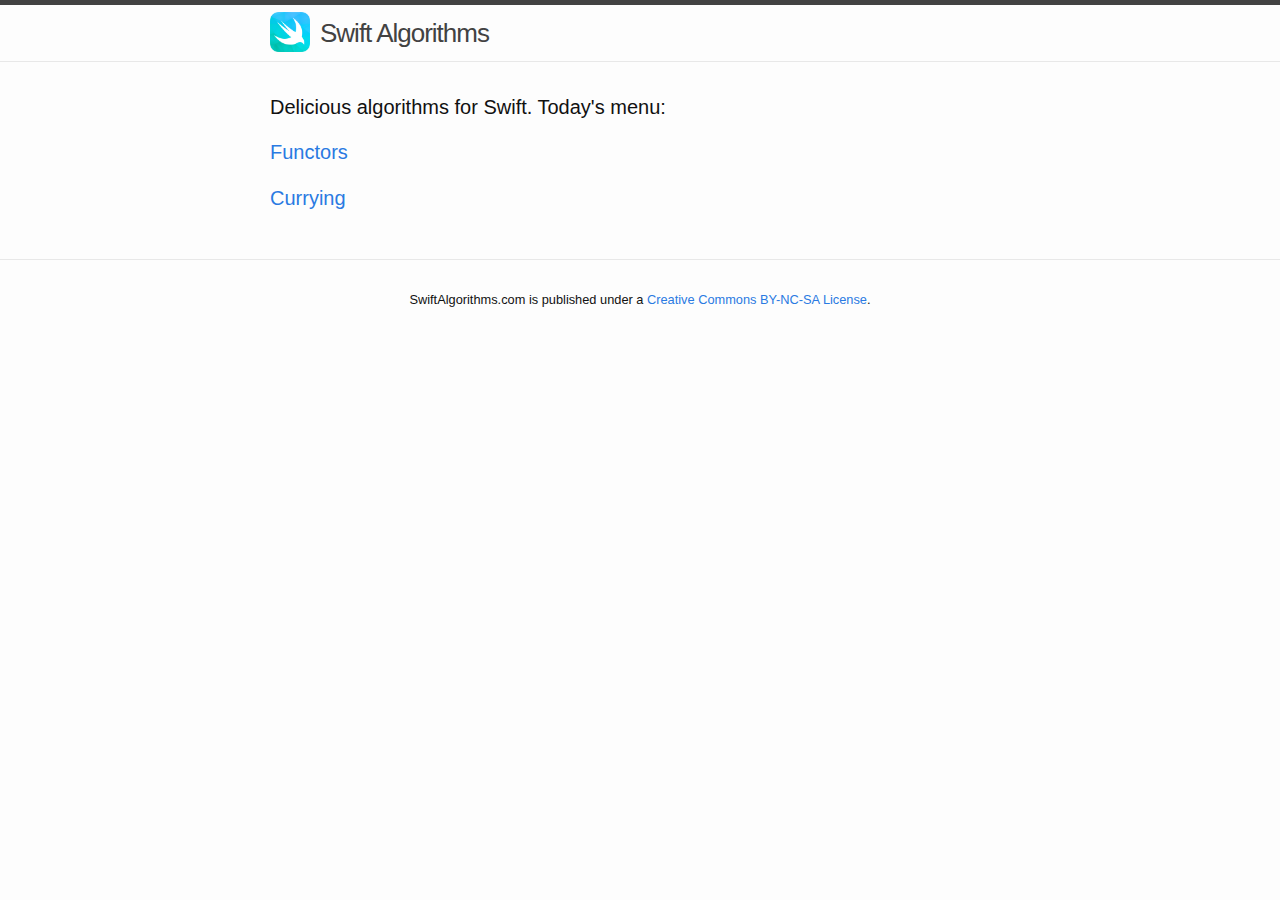
<file: index.html>
<!DOCTYPE html>
<html>

  <head>
  <meta charset="utf-8">
  <meta http-equiv="X-UA-Compatible" content="IE=edge">
  <meta name="viewport" content="width=device-width, initial-scale=1">

  <title>Swift Algorithms</title>
  <meta name="description" content="Delicious algorithms for Swift">

  <link rel="stylesheet" href="/css/main.css">
  <link rel="canonical" href="http://swiftalgorithms.com/">
  <link rel="alternate" type="application/rss+xml" title="Swift Algorithms" href="http://swiftalgorithms.com/feed.xml" />
  <script src="assets/ph.js" type="text/javascript"></script>
</head>


  <body>

    <header class="site-header">

  <div class="wrapper">

    <a class="site-title" href="/"><img src="../assets/logo.png" alt="Swift Algorithms">Swift Algorithms</a>

    <nav class="site-nav">
      <a href="#" class="menu-icon">
        <svg viewBox="0 0 18 15">
          <path fill="#424242" d="M18,1.484c0,0.82-0.665,1.484-1.484,1.484H1.484C0.665,2.969,0,2.304,0,1.484l0,0C0,0.665,0.665,0,1.484,0 h15.031C17.335,0,18,0.665,18,1.484L18,1.484z"/>
          <path fill="#424242" d="M18,7.516C18,8.335,17.335,9,16.516,9H1.484C0.665,9,0,8.335,0,7.516l0,0c0-0.82,0.665-1.484,1.484-1.484 h15.031C17.335,6.031,18,6.696,18,7.516L18,7.516z"/>
          <path fill="#424242" d="M18,13.516C18,14.335,17.335,15,16.516,15H1.484C0.665,15,0,14.335,0,13.516l0,0 c0-0.82,0.665-1.484,1.484-1.484h15.031C17.335,12.031,18,12.696,18,13.516L18,13.516z"/>
        </svg>
      </a>

      <div class="trigger">
        
          
        
          
        
          
        
      </div>
    </nav>

  </div>

</header>


    <div class="page-content">
      <div class="wrapper">
        <div class="home">

  <h1 class="page-heading">Delicious algorithms for Swift. Today's menu:</h1>

  <ul class="post-list">
      <li>
        <h4>
          <a class="post-link" href="/Functors">Functors</a>
        </h4>
      </li>
      <li>
        <h4>
          <a class="post-link" href="/Currying">Currying</a>
        </h4>
      </li>
  </ul>

</div>

      </div>
    </div>

    <footer class="site-footer">

  <div class="wrapper">

    <p class="license">SwiftAlgorithms.com is published under a <a href="http://creativecommons.org/licenses/by-nc-sa/4.0/">Creative Commons BY-NC-SA License</a>.</p>

  </div>

</footer>


  </body>

</html>
</file>
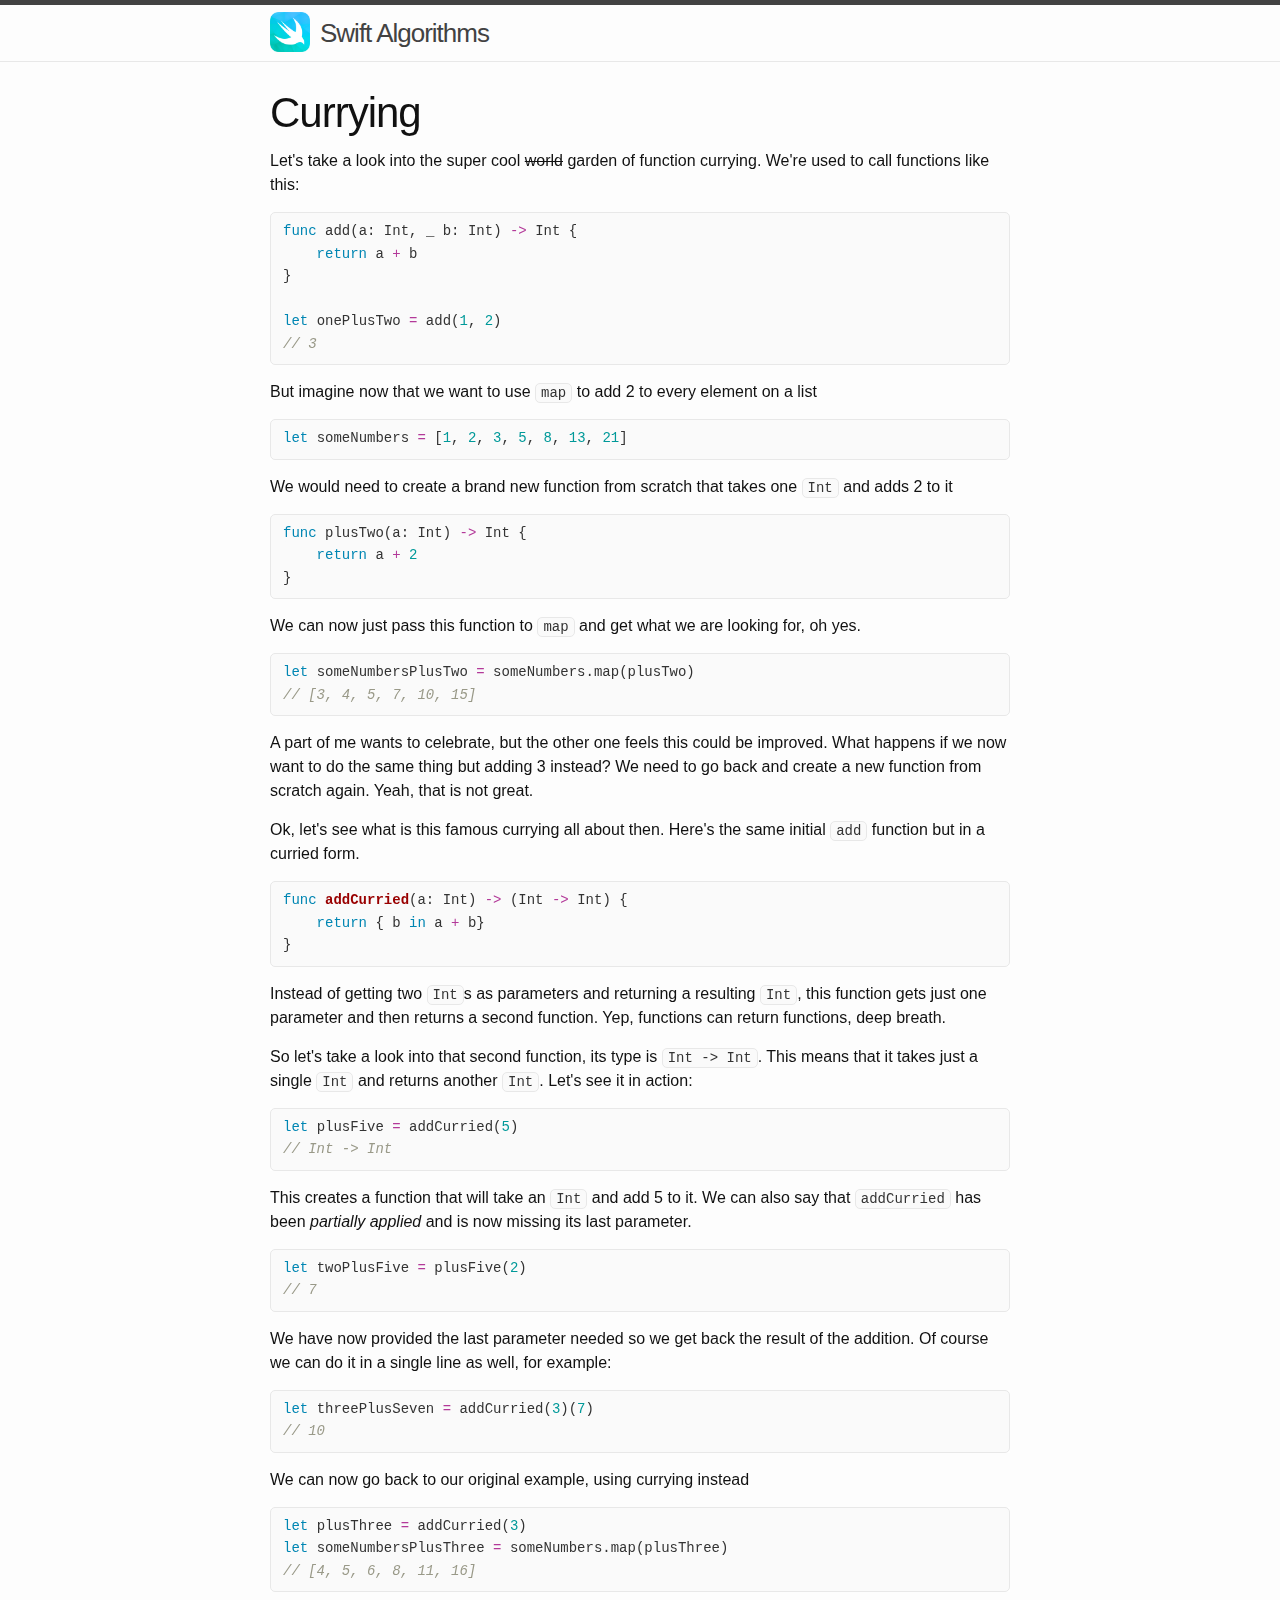
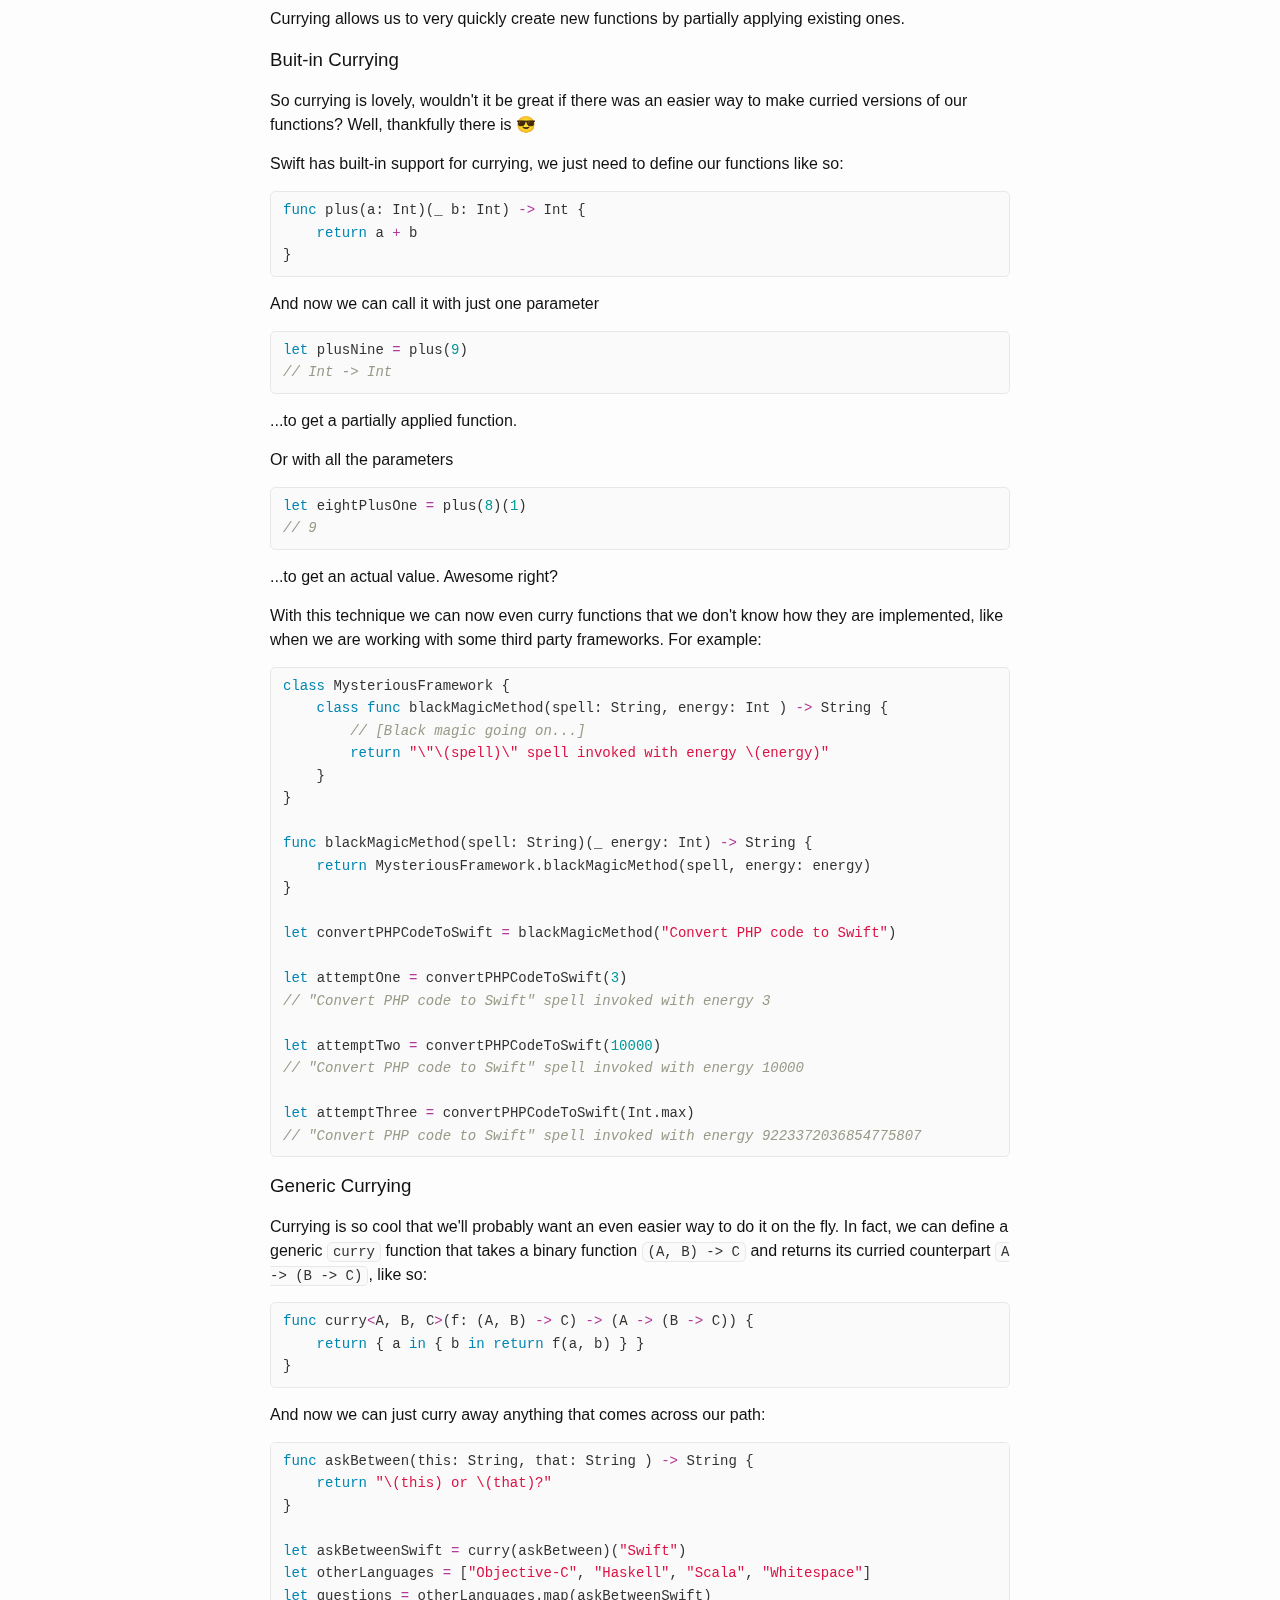
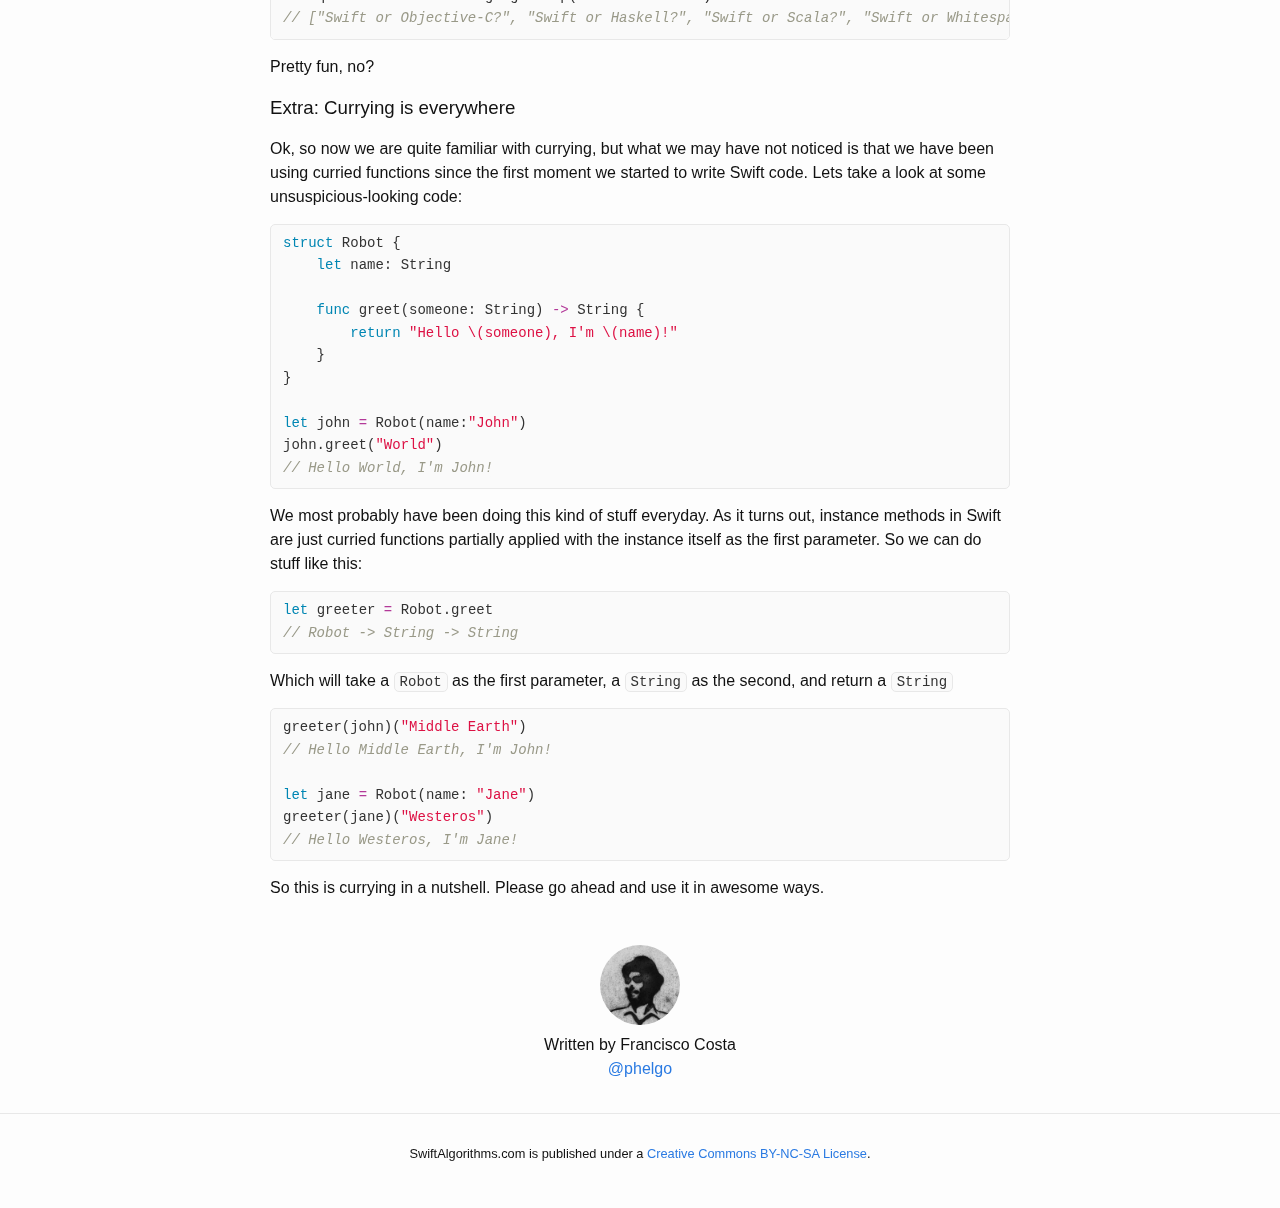
<file: Currying/index.html>
<!DOCTYPE html>
<html>

  <head>
  <meta charset="utf-8">
  <meta http-equiv="X-UA-Compatible" content="IE=edge">
  <meta name="viewport" content="width=device-width, initial-scale=1">

  <title>Currying - Swift Algorithms</title>
  <meta name="description" content="Function currying in Swift">

  <link rel="stylesheet" href="/css/main.css">
  <link rel="canonical" href="http://swiftalgorithms.com/Currying">
  <link rel="alternate" type="application/rss+xml" title="Swift Algorithms" href="http://swiftalgorithms.com/feed.xml" />
  <script src="/assets/ph.js" type="text/javascript"></script>
</head>


  <body>

    <header class="site-header">

  <div class="wrapper">

    <a class="site-title" href="/"><img src="../assets/logo.png" alt="Swift Algorithms">Swift Algorithms</a>

    <nav class="site-nav">
      <a href="#" class="menu-icon">
        <svg viewBox="0 0 18 15">
          <path fill="#424242" d="M18,1.484c0,0.82-0.665,1.484-1.484,1.484H1.484C0.665,2.969,0,2.304,0,1.484l0,0C0,0.665,0.665,0,1.484,0 h15.031C17.335,0,18,0.665,18,1.484L18,1.484z"/>
          <path fill="#424242" d="M18,7.516C18,8.335,17.335,9,16.516,9H1.484C0.665,9,0,8.335,0,7.516l0,0c0-0.82,0.665-1.484,1.484-1.484 h15.031C17.335,6.031,18,6.696,18,7.516L18,7.516z"/>
          <path fill="#424242" d="M18,13.516C18,14.335,17.335,15,16.516,15H1.484C0.665,15,0,14.335,0,13.516l0,0 c0-0.82,0.665-1.484,1.484-1.484h15.031C17.335,12.031,18,12.696,18,13.516L18,13.516z"/>
        </svg>
      </a>

      <div class="trigger">
        
          
        
          
        
      </div>
    </nav>

  </div>

</header>


    <div class="page-content">



      <div class="wrapper">

        <h1 class="post-title">Currying</h1>

        <p>Let&#39;s take a look into the super cool <del>world</del> garden of function currying. We&#39;re used to call functions like this:</p>

<div class="highlight"><pre><code class="language-swift" data-lang="swift"><span class="k">func</span> <span class="n">add</span><span class="p">(</span><span class="nl">a</span><span class="p">:</span> <span class="n">Int</span><span class="p">,</span> <span class="n">_</span> <span class="nl">b</span><span class="p">:</span> <span class="n">Int</span><span class="p">)</span> <span class="o">-&gt;</span> <span class="n">Int</span> <span class="p">{</span>
    <span class="k">return</span> <span class="n">a</span> <span class="o">+</span> <span class="n">b</span>
<span class="p">}</span>

<span class="k">let</span> <span class="n">onePlusTwo</span> <span class="o">=</span> <span class="n">add</span><span class="p">(</span><span class="mi">1</span><span class="p">,</span> <span class="mi">2</span><span class="p">)</span>
<span class="c1">// 3</span></code></pre></div>

<p>But imagine now that we want to use <code>map</code> to add 2 to every element on a list</p>

<div class="highlight"><pre><code class="language-swift" data-lang="swift"><span class="k">let</span> <span class="n">someNumbers</span> <span class="o">=</span> <span class="p">[</span><span class="mi">1</span><span class="p">,</span> <span class="mi">2</span><span class="p">,</span> <span class="mi">3</span><span class="p">,</span> <span class="mi">5</span><span class="p">,</span> <span class="mi">8</span><span class="p">,</span> <span class="mi">13</span><span class="p">,</span> <span class="mi">21</span><span class="p">]</span></code></pre></div>

<p>We would need to create a brand new function from scratch that takes one <code>Int</code> and adds 2 to it</p>

<div class="highlight"><pre><code class="language-swift" data-lang="swift"><span class="k">func</span> <span class="n">plusTwo</span><span class="p">(</span><span class="nl">a</span><span class="p">:</span> <span class="n">Int</span><span class="p">)</span> <span class="o">-&gt;</span> <span class="n">Int</span> <span class="p">{</span>
    <span class="k">return</span> <span class="n">a</span> <span class="o">+</span> <span class="mi">2</span>
<span class="p">}</span></code></pre></div>

<p>We can now just pass this function to <code>map</code> and get what we are looking for, oh yes.</p>

<div class="highlight"><pre><code class="language-swift" data-lang="swift"><span class="k">let</span> <span class="n">someNumbersPlusTwo</span> <span class="o">=</span> <span class="n">someNumbers</span><span class="p">.</span><span class="n">map</span><span class="p">(</span><span class="n">plusTwo</span><span class="p">)</span>
<span class="c1">// [3, 4, 5, 7, 10, 15]</span></code></pre></div>

<p>A part of me wants to celebrate, but the other one feels this could be improved. What happens if we now want to do the same thing but adding 3 instead? We need to go back and create a new function from scratch again. Yeah, that is not great.</p>

<p>Ok, let&#39;s see what is this famous currying all about then. Here&#39;s the same initial <code>add</code> function but in a curried form.</p>

<div class="highlight"><pre><code class="language-swift" data-lang="swift"><span class="k">func</span> <span class="nf">addCurried</span><span class="p">(</span><span class="nl">a</span><span class="p">:</span> <span class="n">Int</span><span class="p">)</span> <span class="o">-&gt;</span> <span class="p">(</span><span class="n">Int</span> <span class="o">-&gt;</span> <span class="n">Int</span><span class="p">)</span> <span class="p">{</span>
    <span class="k">return</span> <span class="p">{</span> <span class="n">b</span> <span class="k">in</span> <span class="n">a</span> <span class="o">+</span> <span class="n">b</span><span class="p">}</span>
<span class="p">}</span></code></pre></div>

<p>Instead of getting two <code>Int</code>s as parameters and returning a resulting <code>Int</code>, this function gets just one parameter and then returns a second function. Yep, functions can return functions, deep breath.</p>

<p>So let&#39;s take a look into that second function, its type is <code>Int -&gt; Int</code>. This means that it takes just a single <code>Int</code> and returns another <code>Int</code>. Let&#39;s see it in action:</p>

<div class="highlight"><pre><code class="language-swift" data-lang="swift"><span class="k">let</span> <span class="n">plusFive</span> <span class="o">=</span> <span class="n">addCurried</span><span class="p">(</span><span class="mi">5</span><span class="p">)</span>
<span class="c1">// Int -&gt; Int</span></code></pre></div>

<p>This creates a function that will take an <code>Int</code> and add 5 to it. We can also say that <code>addCurried</code> has been <em>partially applied</em> and is now missing its last parameter.</p>

<div class="highlight"><pre><code class="language-swift" data-lang="swift"><span class="k">let</span> <span class="n">twoPlusFive</span> <span class="o">=</span> <span class="n">plusFive</span><span class="p">(</span><span class="mi">2</span><span class="p">)</span>
<span class="c1">// 7</span></code></pre></div>

<p>We have now provided the last parameter needed so we get back the result of the addition. Of course we can do it in a single line as well, for example:</p>

<div class="highlight"><pre><code class="language-swift" data-lang="swift"><span class="k">let</span> <span class="n">threePlusSeven</span> <span class="o">=</span> <span class="n">addCurried</span><span class="p">(</span><span class="mi">3</span><span class="p">)(</span><span class="mi">7</span><span class="p">)</span>
<span class="c1">// 10</span></code></pre></div>

<p>We can now go back to our original example, using currying instead</p>

<div class="highlight"><pre><code class="language-swift" data-lang="swift"><span class="k">let</span> <span class="n">plusThree</span> <span class="o">=</span> <span class="n">addCurried</span><span class="p">(</span><span class="mi">3</span><span class="p">)</span>
<span class="k">let</span> <span class="n">someNumbersPlusThree</span> <span class="o">=</span> <span class="n">someNumbers</span><span class="p">.</span><span class="n">map</span><span class="p">(</span><span class="n">plusThree</span><span class="p">)</span>
<span class="c1">// [4, 5, 6, 8, 11, 16]</span></code></pre></div>

<p>Currying allows us to very quickly create new functions by partially applying existing ones.</p>

<h3>Buit-in Currying</h3>

<p>So currying is lovely, wouldn&#39;t it be great if there was an easier way to make curried versions of our functions? Well, thankfully there is 😎</p>

<p>Swift has built-in support for currying, we just need to define our functions like so:</p>

<div class="highlight"><pre><code class="language-swift" data-lang="swift"><span class="k">func</span> <span class="n">plus</span><span class="p">(</span><span class="nl">a</span><span class="p">:</span> <span class="n">Int</span><span class="p">)(</span><span class="n">_</span> <span class="nl">b</span><span class="p">:</span> <span class="n">Int</span><span class="p">)</span> <span class="o">-&gt;</span> <span class="n">Int</span> <span class="p">{</span>
    <span class="k">return</span> <span class="n">a</span> <span class="o">+</span> <span class="n">b</span>
<span class="p">}</span></code></pre></div>

<p>And now we can call it with just one parameter</p>

<div class="highlight"><pre><code class="language-swift" data-lang="swift"><span class="k">let</span> <span class="n">plusNine</span> <span class="o">=</span> <span class="n">plus</span><span class="p">(</span><span class="mi">9</span><span class="p">)</span>
<span class="c1">// Int -&gt; Int</span></code></pre></div>

<p>...to get a partially applied function.</p>

<p>Or with all the parameters</p>

<div class="highlight"><pre><code class="language-swift" data-lang="swift"><span class="k">let</span> <span class="n">eightPlusOne</span> <span class="o">=</span> <span class="n">plus</span><span class="p">(</span><span class="mi">8</span><span class="p">)(</span><span class="mi">1</span><span class="p">)</span>
<span class="c1">// 9</span></code></pre></div>

<p>...to get an actual value. Awesome right?</p>

<p>With this technique we can now even curry functions that we don&#39;t know how they are implemented, like when we are working with some third party frameworks. For example:</p>

<div class="highlight"><pre><code class="language-swift" data-lang="swift"><span class="k">class</span> <span class="n">MysteriousFramework</span> <span class="p">{</span>
    <span class="k">class</span> <span class="k">func</span> <span class="n">blackMagicMethod</span><span class="p">(</span><span class="nl">spell</span><span class="p">:</span> <span class="n">String</span><span class="p">,</span> <span class="nl">energy</span><span class="p">:</span> <span class="n">Int</span> <span class="p">)</span> <span class="o">-&gt;</span> <span class="n">String</span> <span class="p">{</span>
        <span class="c1">// [Black magic going on...]</span>
        <span class="k">return</span> <span class="s">&quot;</span><span class="se">\&quot;</span><span class="s">\(spell)</span><span class="se">\&quot;</span><span class="s"> spell invoked with energy \(energy)&quot;</span>
    <span class="p">}</span>
<span class="p">}</span>

<span class="k">func</span> <span class="n">blackMagicMethod</span><span class="p">(</span><span class="nl">spell</span><span class="p">:</span> <span class="n">String</span><span class="p">)(</span><span class="n">_</span> <span class="nl">energy</span><span class="p">:</span> <span class="n">Int</span><span class="p">)</span> <span class="o">-&gt;</span> <span class="n">String</span> <span class="p">{</span>
    <span class="k">return</span> <span class="n">MysteriousFramework</span><span class="p">.</span><span class="n">blackMagicMethod</span><span class="p">(</span><span class="n">spell</span><span class="p">,</span> <span class="nl">energy</span><span class="p">:</span> <span class="n">energy</span><span class="p">)</span>
<span class="p">}</span>

<span class="k">let</span> <span class="n">convertPHPCodeToSwift</span> <span class="o">=</span> <span class="n">blackMagicMethod</span><span class="p">(</span><span class="s">&quot;Convert PHP code to Swift&quot;</span><span class="p">)</span>

<span class="k">let</span> <span class="n">attemptOne</span> <span class="o">=</span> <span class="n">convertPHPCodeToSwift</span><span class="p">(</span><span class="mi">3</span><span class="p">)</span>
<span class="c1">// &quot;Convert PHP code to Swift&quot; spell invoked with energy 3</span>

<span class="k">let</span> <span class="n">attemptTwo</span> <span class="o">=</span> <span class="n">convertPHPCodeToSwift</span><span class="p">(</span><span class="mi">10000</span><span class="p">)</span>
<span class="c1">// &quot;Convert PHP code to Swift&quot; spell invoked with energy 10000</span>

<span class="k">let</span> <span class="n">attemptThree</span> <span class="o">=</span> <span class="n">convertPHPCodeToSwift</span><span class="p">(</span><span class="n">Int</span><span class="p">.</span><span class="n">max</span><span class="p">)</span>
<span class="c1">// &quot;Convert PHP code to Swift&quot; spell invoked with energy 9223372036854775807</span></code></pre></div>

<h3>Generic Currying</h3>

<p>Currying is so cool that we&#39;ll probably want an even easier way to do it on the fly. In fact, we can define a generic <code>curry</code> function that takes a binary function <code>(A, B) -&gt; C</code> and returns its curried counterpart <code>A -&gt; (B -&gt; C)</code>, like so:</p>

<div class="highlight"><pre><code class="language-swift" data-lang="swift"><span class="k">func</span> <span class="n">curry</span><span class="o">&lt;</span><span class="n">A</span><span class="p">,</span> <span class="n">B</span><span class="p">,</span> <span class="n">C</span><span class="o">&gt;</span><span class="p">(</span><span class="nl">f</span><span class="p">:</span> <span class="p">(</span><span class="n">A</span><span class="p">,</span> <span class="n">B</span><span class="p">)</span> <span class="o">-&gt;</span> <span class="n">C</span><span class="p">)</span> <span class="o">-&gt;</span> <span class="p">(</span><span class="n">A</span> <span class="o">-&gt;</span> <span class="p">(</span><span class="n">B</span> <span class="o">-&gt;</span> <span class="n">C</span><span class="p">))</span> <span class="p">{</span>
    <span class="k">return</span> <span class="p">{</span> <span class="n">a</span> <span class="k">in</span> <span class="p">{</span> <span class="n">b</span> <span class="k">in</span> <span class="k">return</span> <span class="n">f</span><span class="p">(</span><span class="n">a</span><span class="p">,</span> <span class="n">b</span><span class="p">)</span> <span class="p">}</span> <span class="p">}</span>
<span class="p">}</span></code></pre></div>

<p>And now we can just curry away anything that comes across our path:</p>

<div class="highlight"><pre><code class="language-swift" data-lang="swift"><span class="k">func</span> <span class="n">askBetween</span><span class="p">(</span><span class="nl">this</span><span class="p">:</span> <span class="n">String</span><span class="p">,</span> <span class="nl">that</span><span class="p">:</span> <span class="n">String</span> <span class="p">)</span> <span class="o">-&gt;</span> <span class="n">String</span> <span class="p">{</span>
    <span class="k">return</span> <span class="s">&quot;\(this) or \(that)?&quot;</span>
<span class="p">}</span>

<span class="k">let</span> <span class="n">askBetweenSwift</span> <span class="o">=</span> <span class="n">curry</span><span class="p">(</span><span class="n">askBetween</span><span class="p">)(</span><span class="s">&quot;Swift&quot;</span><span class="p">)</span>
<span class="k">let</span> <span class="n">otherLanguages</span> <span class="o">=</span> <span class="p">[</span><span class="s">&quot;Objective-C&quot;</span><span class="p">,</span> <span class="s">&quot;Haskell&quot;</span><span class="p">,</span> <span class="s">&quot;Scala&quot;</span><span class="p">,</span> <span class="s">&quot;Whitespace&quot;</span><span class="p">]</span>
<span class="k">let</span> <span class="n">questions</span> <span class="o">=</span> <span class="n">otherLanguages</span><span class="p">.</span><span class="n">map</span><span class="p">(</span><span class="n">askBetweenSwift</span><span class="p">)</span>
<span class="c1">// [&quot;Swift or Objective-C?&quot;, &quot;Swift or Haskell?&quot;, &quot;Swift or Scala?&quot;, &quot;Swift or Whitespace?&quot;]</span></code></pre></div>

<p>Pretty fun, no?</p>

<h3>Extra: Currying is everywhere</h3>

<p>Ok, so now we are quite familiar with currying, but what we may have not noticed is that we have been using curried functions since the first moment we started to write Swift code. Lets take a look at some unsuspicious-looking code:</p>

<div class="highlight"><pre><code class="language-swift" data-lang="swift"><span class="k">struct</span> <span class="n">Robot</span> <span class="p">{</span>
    <span class="k">let</span> <span class="nl">name</span><span class="p">:</span> <span class="n">String</span>
    
    <span class="k">func</span> <span class="n">greet</span><span class="p">(</span><span class="nl">someone</span><span class="p">:</span> <span class="n">String</span><span class="p">)</span> <span class="o">-&gt;</span> <span class="n">String</span> <span class="p">{</span>
        <span class="k">return</span> <span class="s">&quot;Hello \(someone), I&#39;m \(name)!&quot;</span>
    <span class="p">}</span>
<span class="p">}</span>

<span class="k">let</span> <span class="n">john</span> <span class="o">=</span> <span class="n">Robot</span><span class="p">(</span><span class="nl">name</span><span class="p">:</span><span class="s">&quot;John&quot;</span><span class="p">)</span>
<span class="n">john</span><span class="p">.</span><span class="n">greet</span><span class="p">(</span><span class="s">&quot;World&quot;</span><span class="p">)</span>
<span class="c1">// Hello World, I&#39;m John!</span></code></pre></div>

<p>We most probably have been doing this kind of stuff everyday. As it turns out, instance methods in Swift are just curried functions partially applied with the instance itself as the first parameter. So we can do stuff like this:</p>

<div class="highlight"><pre><code class="language-swift" data-lang="swift"><span class="k">let</span> <span class="n">greeter</span> <span class="o">=</span> <span class="n">Robot</span><span class="p">.</span><span class="n">greet</span>
<span class="c1">// Robot -&gt; String -&gt; String</span></code></pre></div>

<p>Which will take a <code>Robot</code> as the first parameter, a <code>String</code> as the second, and return a <code>String</code></p>

<div class="highlight"><pre><code class="language-swift" data-lang="swift"><span class="n">greeter</span><span class="p">(</span><span class="n">john</span><span class="p">)(</span><span class="s">&quot;Middle Earth&quot;</span><span class="p">)</span>
<span class="c1">// Hello Middle Earth, I&#39;m John!</span>

<span class="k">let</span> <span class="n">jane</span> <span class="o">=</span> <span class="n">Robot</span><span class="p">(</span><span class="nl">name</span><span class="p">:</span> <span class="s">&quot;Jane&quot;</span><span class="p">)</span>
<span class="n">greeter</span><span class="p">(</span><span class="n">jane</span><span class="p">)(</span><span class="s">&quot;Westeros&quot;</span><span class="p">)</span>
<span class="c1">// Hello Westeros, I&#39;m Jane!</span></code></pre></div>

<p>So this is currying in a nutshell. Please go ahead and use it in awesome ways.</p>

      </div>
    </div>

    <div class="author">
  <div class="author-image">
  	<img src="../assets/phelgo.jpg" alt="phelgo">
  </div>
  <div class="author-content">
  	<p class="author-name" >Written by Francisco Costa<br><a href="https://twitter.com/phelgo">@phelgo</a></p>
  </div>
</div>


    <footer class="site-footer">

  <div class="wrapper">

    <p class="license">SwiftAlgorithms.com is published under a <a href="http://creativecommons.org/licenses/by-nc-sa/4.0/">Creative Commons BY-NC-SA License</a>.</p>

  </div>

</footer>


  </body>

</html>
</file>
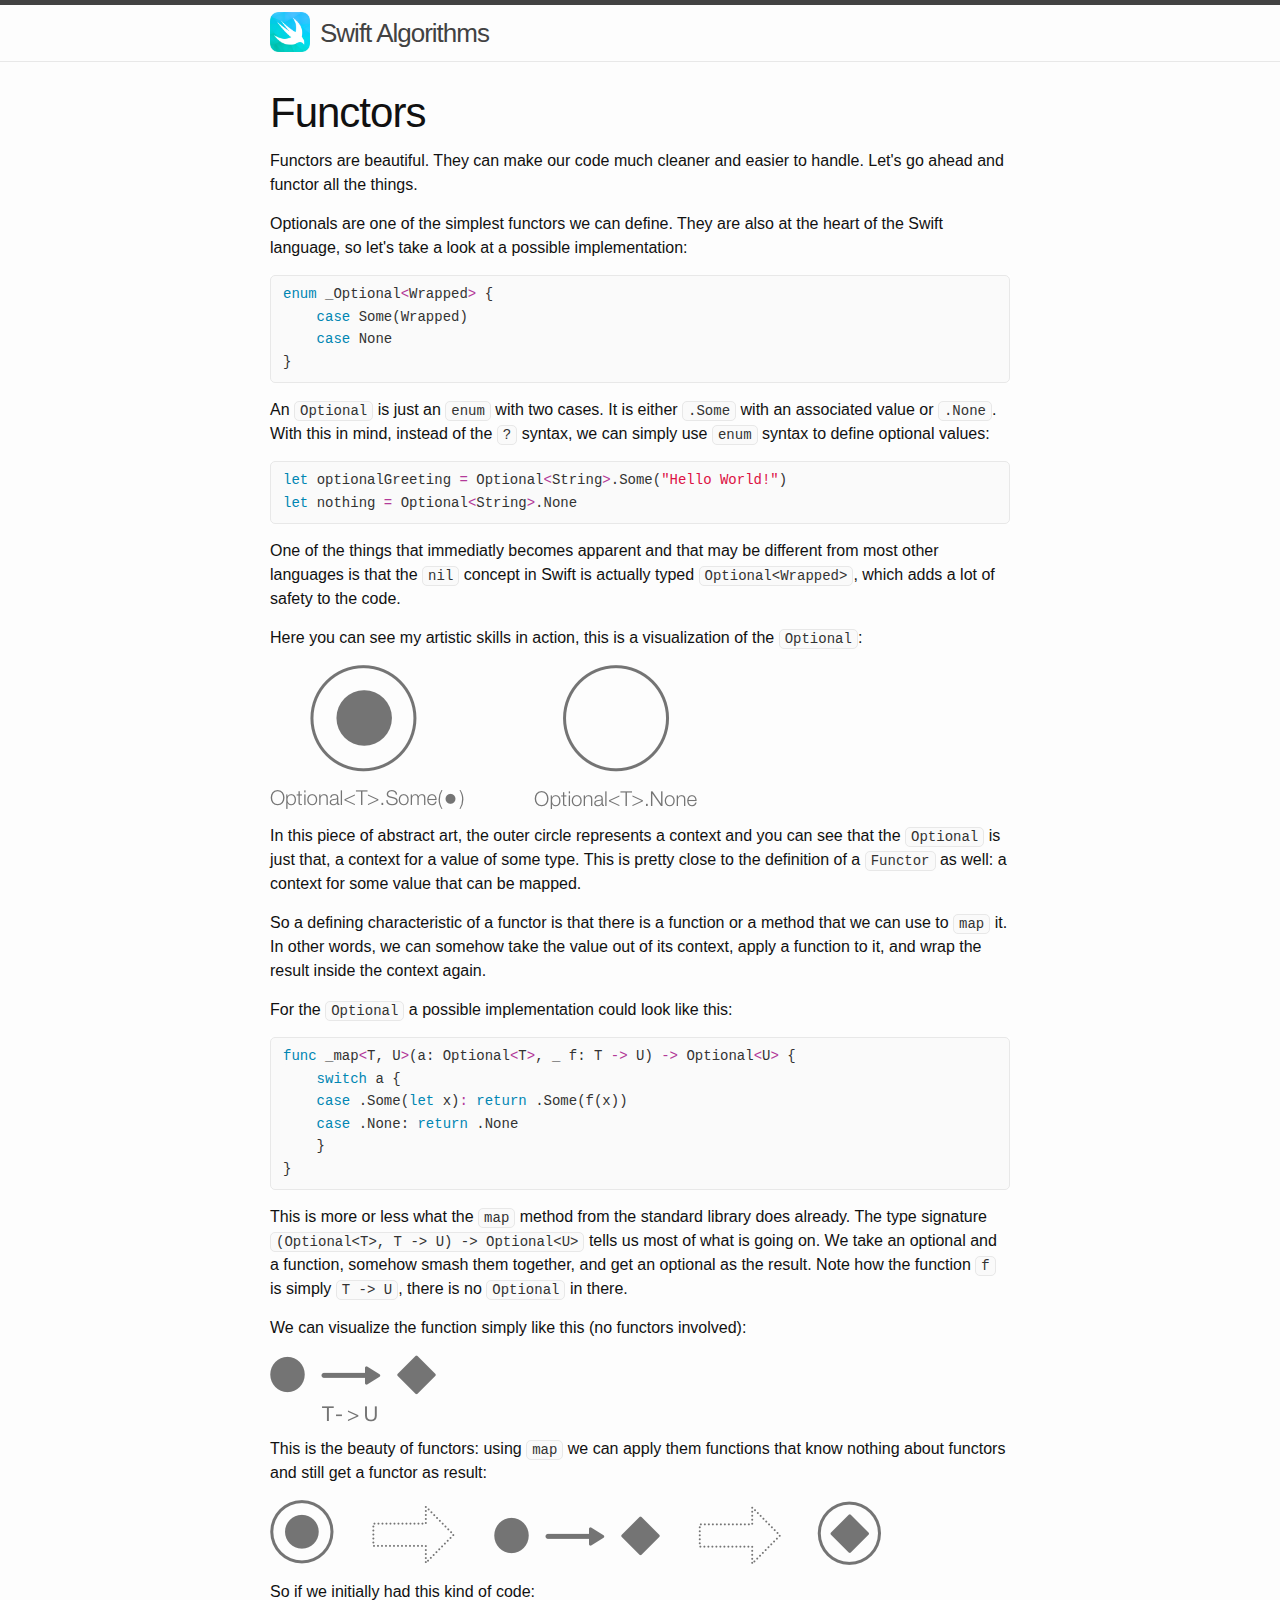
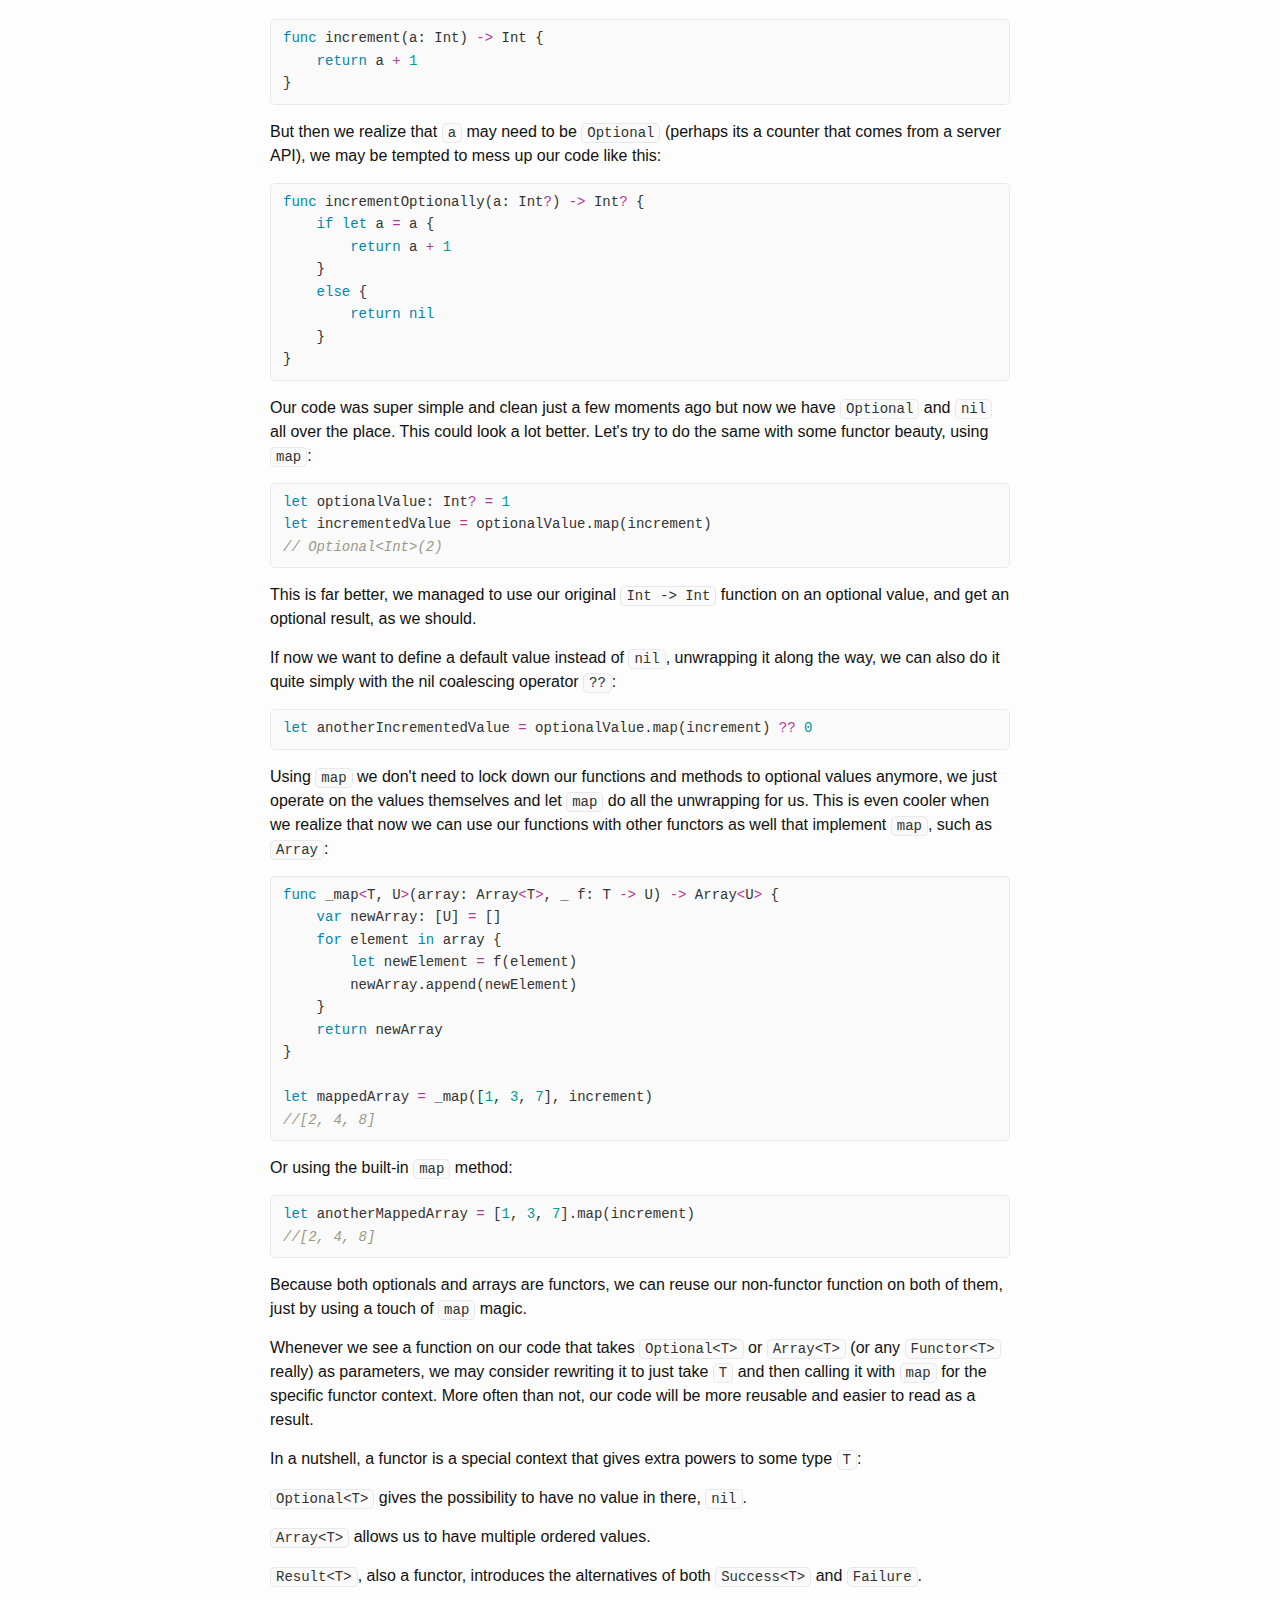
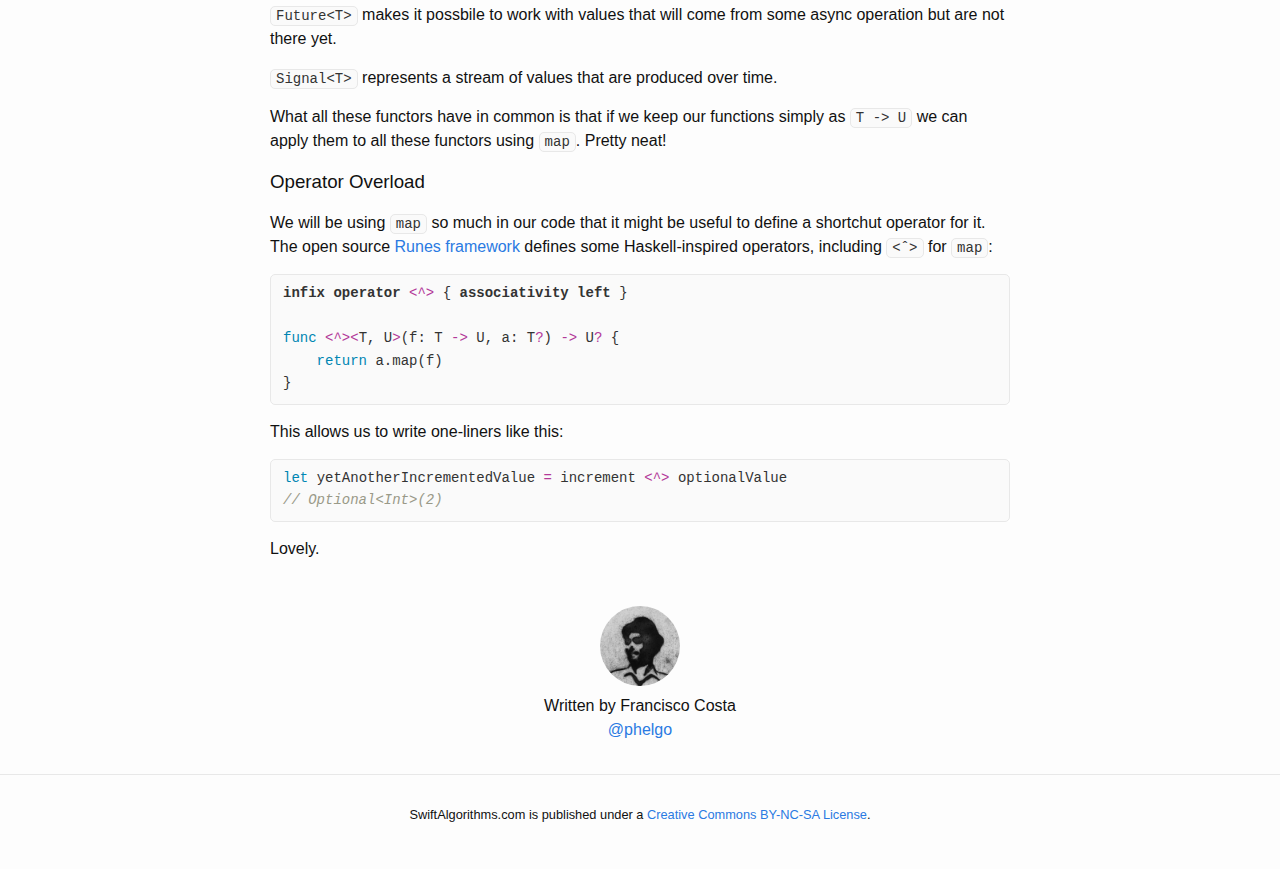
<file: Functors/index.html>
<!DOCTYPE html>
<html>

  <head>
  <meta charset="utf-8">
  <meta http-equiv="X-UA-Compatible" content="IE=edge">
  <meta name="viewport" content="width=device-width, initial-scale=1">

  <title>Functors - Swift Algorithms</title>
  <meta name="description" content="Functors in Swift">

  <link rel="stylesheet" href="/css/main.css">
  <link rel="canonical" href="http://swiftalgorithms.com/Functors">
  <link rel="alternate" type="application/rss+xml" title="Swift Algorithms" href="http://swiftalgorithms.com/feed.xml" />
  <script src="/assets/ph.js" type="text/javascript"></script>
</head>


  <body>

    <header class="site-header">

  <div class="wrapper">

    <a class="site-title" href="/"><img src="../assets/logo.png" alt="Swift Algorithms">Swift Algorithms</a>

    <nav class="site-nav">
      <a href="#" class="menu-icon">
        <svg viewBox="0 0 18 15">
          <path fill="#424242" d="M18,1.484c0,0.82-0.665,1.484-1.484,1.484H1.484C0.665,2.969,0,2.304,0,1.484l0,0C0,0.665,0.665,0,1.484,0 h15.031C17.335,0,18,0.665,18,1.484L18,1.484z"/>
          <path fill="#424242" d="M18,7.516C18,8.335,17.335,9,16.516,9H1.484C0.665,9,0,8.335,0,7.516l0,0c0-0.82,0.665-1.484,1.484-1.484 h15.031C17.335,6.031,18,6.696,18,7.516L18,7.516z"/>
          <path fill="#424242" d="M18,13.516C18,14.335,17.335,15,16.516,15H1.484C0.665,15,0,14.335,0,13.516l0,0 c0-0.82,0.665-1.484,1.484-1.484h15.031C17.335,12.031,18,12.696,18,13.516L18,13.516z"/>
        </svg>
      </a>

      <div class="trigger">
        
          
        
          
        
          
        
      </div>
    </nav>

  </div>

</header>


    <div class="page-content">



      <div class="wrapper">

        <h1 class="post-title">Functors</h1>

        <p>Functors are beautiful. They can make our code much cleaner and easier to handle. Let&#39;s go ahead and functor all the things.</p>

<p>Optionals are one of the simplest functors we can define. They are also at the heart of the Swift language, so let&#39;s take a look at a possible implementation:</p>

<div class="highlight"><pre><code class="language-swift" data-lang="swift"><span class="k">enum</span> <span class="n">_Optional</span><span class="o">&lt;</span><span class="n">Wrapped</span><span class="o">&gt;</span> <span class="p">{</span>
    <span class="k">case</span> <span class="n">Some</span><span class="p">(</span><span class="n">Wrapped</span><span class="p">)</span>
    <span class="k">case</span> <span class="n">None</span>
<span class="p">}</span></code></pre></div>

<p>An <code>Optional</code> is just an <code>enum</code> with two cases. It is either <code>.Some</code> with an associated value or <code>.None</code>. With this in mind, instead of the <code>?</code> syntax, we can simply use <code>enum</code> syntax to define optional values:</p>

<div class="highlight"><pre><code class="language-swift" data-lang="swift"><span class="k">let</span> <span class="n">optionalGreeting</span> <span class="o">=</span> <span class="n">Optional</span><span class="o">&lt;</span><span class="n">String</span><span class="o">&gt;</span><span class="p">.</span><span class="n">Some</span><span class="p">(</span><span class="s">&quot;Hello World!&quot;</span><span class="p">)</span>
<span class="k">let</span> <span class="n">nothing</span> <span class="o">=</span> <span class="n">Optional</span><span class="o">&lt;</span><span class="n">String</span><span class="o">&gt;</span><span class="p">.</span><span class="n">None</span></code></pre></div>

<p>One of the things that immediatly becomes apparent and that may be different from most other languages is that the <code>nil</code> concept in Swift is actually typed <code>Optional&lt;Wrapped&gt;</code>, which adds a lot of safety to the code.</p>

<p>Here you can see my artistic skills in action, this is a visualization of the <code>Optional</code>:</p>

<p><img src="../assets/functors01.png" alt="Optional"></p>

<p>In this piece of abstract art, the outer circle represents a context and you can see that the <code>Optional</code> is just that, a context for a value of some type. This is pretty close to the definition of a <code>Functor</code> as well: a context for some value that can be mapped.</p>

<p>So a defining characteristic of a functor is that there is a function or a method that we can use to <code>map</code> it. In other words, we can somehow take the value out of its context, apply a function to it, and wrap the result inside the context again.</p>

<p>For the <code>Optional</code> a possible implementation could look like this:</p>

<div class="highlight"><pre><code class="language-swift" data-lang="swift"><span class="k">func</span> <span class="n">_map</span><span class="o">&lt;</span><span class="n">T</span><span class="p">,</span> <span class="n">U</span><span class="o">&gt;</span><span class="p">(</span><span class="nl">a</span><span class="p">:</span> <span class="n">Optional</span><span class="o">&lt;</span><span class="n">T</span><span class="o">&gt;</span><span class="p">,</span> <span class="n">_</span> <span class="nl">f</span><span class="p">:</span> <span class="n">T</span> <span class="o">-&gt;</span> <span class="n">U</span><span class="p">)</span> <span class="o">-&gt;</span> <span class="n">Optional</span><span class="o">&lt;</span><span class="n">U</span><span class="o">&gt;</span> <span class="p">{</span>
    <span class="k">switch</span> <span class="n">a</span> <span class="p">{</span>
    <span class="k">case</span> <span class="p">.</span><span class="n">Some</span><span class="p">(</span><span class="k">let</span> <span class="n">x</span><span class="p">)</span><span class="o">:</span> <span class="k">return</span> <span class="p">.</span><span class="n">Some</span><span class="p">(</span><span class="n">f</span><span class="p">(</span><span class="n">x</span><span class="p">))</span>
    <span class="k">case</span> <span class="p">.</span><span class="nl">None</span><span class="p">:</span> <span class="k">return</span> <span class="p">.</span><span class="n">None</span>
    <span class="p">}</span>
<span class="p">}</span></code></pre></div>

<p>This is more or less what the <code>map</code> method from the standard library does already. The type signature <code>(Optional&lt;T&gt;, T -&gt; U) -&gt; Optional&lt;U&gt;</code> tells us most of what is going on. We take an optional and a function, somehow smash them together, and get an optional as the result. Note how the function <code>f</code> is simply <code>T -&gt; U</code>, there is no <code>Optional</code> in there.</p>

<p>We can visualize the function simply like this (no functors involved):</p>

<p><img src="../assets/functors02.png" alt="Optional"></p>

<p>This is the beauty of functors: using <code>map</code> we can apply them functions that know nothing about functors and still get a functor as result:</p>

<p><img src="../assets/functors03.png" alt="Optional"></p>

<p>So if we initially had this kind of code:</p>

<div class="highlight"><pre><code class="language-swift" data-lang="swift"><span class="k">func</span> <span class="n">increment</span><span class="p">(</span><span class="nl">a</span><span class="p">:</span> <span class="n">Int</span><span class="p">)</span> <span class="o">-&gt;</span> <span class="n">Int</span> <span class="p">{</span>
    <span class="k">return</span> <span class="n">a</span> <span class="o">+</span> <span class="mi">1</span>
<span class="p">}</span></code></pre></div>

<p>But then we realize that <code>a</code> may need to be <code>Optional</code> (perhaps its a counter that comes from a server API), we may be tempted to mess up our code like this:</p>

<div class="highlight"><pre><code class="language-swift" data-lang="swift"><span class="k">func</span> <span class="n">incrementOptionally</span><span class="p">(</span><span class="nl">a</span><span class="p">:</span> <span class="n">Int</span><span class="o">?</span><span class="p">)</span> <span class="o">-&gt;</span> <span class="n">Int</span><span class="o">?</span> <span class="p">{</span>
    <span class="k">if</span> <span class="k">let</span> <span class="n">a</span> <span class="o">=</span> <span class="n">a</span> <span class="p">{</span>
        <span class="k">return</span> <span class="n">a</span> <span class="o">+</span> <span class="mi">1</span>
    <span class="p">}</span>
    <span class="k">else</span> <span class="p">{</span>
        <span class="k">return</span> <span class="nb">nil</span>
    <span class="p">}</span>
<span class="p">}</span></code></pre></div>

<p>Our code was super simple and clean just a few moments ago but now we have <code>Optional</code> and <code>nil</code> all over the place. This could look a lot better. Let&#39;s try to do the same with some functor beauty, using <code>map</code>:</p>

<div class="highlight"><pre><code class="language-swift" data-lang="swift"><span class="k">let</span> <span class="nl">optionalValue</span><span class="p">:</span> <span class="n">Int</span><span class="o">?</span> <span class="o">=</span> <span class="mi">1</span>
<span class="k">let</span> <span class="n">incrementedValue</span> <span class="o">=</span> <span class="n">optionalValue</span><span class="p">.</span><span class="n">map</span><span class="p">(</span><span class="n">increment</span><span class="p">)</span>
<span class="c1">// Optional&lt;Int&gt;(2)</span></code></pre></div>

<p>This is far better, we managed to use our original <code>Int -&gt; Int</code> function on an optional value, and get an optional result, as we should.</p>

<p>If now we want to define a default value instead of <code>nil</code>, unwrapping it along the way, we can also do it quite simply with the nil coalescing operator <code>??</code>:</p>

<div class="highlight"><pre><code class="language-swift" data-lang="swift"><span class="k">let</span> <span class="n">anotherIncrementedValue</span> <span class="o">=</span> <span class="n">optionalValue</span><span class="p">.</span><span class="n">map</span><span class="p">(</span><span class="n">increment</span><span class="p">)</span> <span class="o">??</span> <span class="mi">0</span></code></pre></div>

<p>Using <code>map</code> we don&#39;t need to lock down our functions and methods to optional values anymore, we just operate on the values themselves and let <code>map</code> do all the unwrapping for us. This is even cooler when we realize that now we can use our functions with other functors as well that implement <code>map</code>, such as <code>Array</code>:</p>

<div class="highlight"><pre><code class="language-swift" data-lang="swift"><span class="k">func</span> <span class="n">_map</span><span class="o">&lt;</span><span class="n">T</span><span class="p">,</span> <span class="n">U</span><span class="o">&gt;</span><span class="p">(</span><span class="nl">array</span><span class="p">:</span> <span class="n">Array</span><span class="o">&lt;</span><span class="n">T</span><span class="o">&gt;</span><span class="p">,</span> <span class="n">_</span> <span class="nl">f</span><span class="p">:</span> <span class="n">T</span> <span class="o">-&gt;</span> <span class="n">U</span><span class="p">)</span> <span class="o">-&gt;</span> <span class="n">Array</span><span class="o">&lt;</span><span class="n">U</span><span class="o">&gt;</span> <span class="p">{</span>
    <span class="k">var</span> <span class="nl">newArray</span><span class="p">:</span> <span class="p">[</span><span class="n">U</span><span class="p">]</span> <span class="o">=</span> <span class="p">[]</span>
    <span class="k">for</span> <span class="n">element</span> <span class="k">in</span> <span class="n">array</span> <span class="p">{</span>
        <span class="k">let</span> <span class="n">newElement</span> <span class="o">=</span> <span class="n">f</span><span class="p">(</span><span class="n">element</span><span class="p">)</span>
        <span class="n">newArray</span><span class="p">.</span><span class="n">append</span><span class="p">(</span><span class="n">newElement</span><span class="p">)</span>
    <span class="p">}</span>
    <span class="k">return</span> <span class="n">newArray</span>
<span class="p">}</span>

<span class="k">let</span> <span class="n">mappedArray</span> <span class="o">=</span> <span class="n">_map</span><span class="p">([</span><span class="mi">1</span><span class="p">,</span> <span class="mi">3</span><span class="p">,</span> <span class="mi">7</span><span class="p">],</span> <span class="n">increment</span><span class="p">)</span>
<span class="c1">//[2, 4, 8]</span></code></pre></div>

<p>Or using the built-in <code>map</code> method:</p>

<div class="highlight"><pre><code class="language-swift" data-lang="swift"><span class="k">let</span> <span class="n">anotherMappedArray</span> <span class="o">=</span> <span class="p">[</span><span class="mi">1</span><span class="p">,</span> <span class="mi">3</span><span class="p">,</span> <span class="mi">7</span><span class="p">].</span><span class="n">map</span><span class="p">(</span><span class="n">increment</span><span class="p">)</span>
<span class="c1">//[2, 4, 8]</span></code></pre></div>

<p>Because both optionals and arrays are functors, we can reuse our non-functor function on both of them, just by using a touch of <code>map</code> magic.</p>

<p>Whenever we see a function on our code that takes <code>Optional&lt;T&gt;</code> or <code>Array&lt;T&gt;</code> (or any <code>Functor&lt;T&gt;</code> really) as parameters, we may consider rewriting it to just take <code>T</code> and then calling it with <code>map</code> for the specific functor context. More often than not, our code will be more reusable and easier to read as a result.</p>

<p>In a nutshell, a functor is a special context that gives extra powers to some type <code>T</code>:</p>

<p><code>Optional&lt;T&gt;</code> gives the possibility to have no value in there, <code>nil</code>.</p>

<p><code>Array&lt;T&gt;</code> allows us to have multiple ordered values.</p>

<p><code>Result&lt;T&gt;</code>, also a functor, introduces the alternatives of both <code>Success&lt;T&gt;</code> and <code>Failure</code>.</p>

<p><code>Future&lt;T&gt;</code> makes it possbile to work with values that will come from some async operation but are not there yet.</p>

<p><code>Signal&lt;T&gt;</code> represents a stream of values that are produced over time.</p>

<p>What all these functors have in common is that if we keep our functions simply as <code>T -&gt; U</code> we can apply them to all these functors using <code>map</code>. Pretty neat!</p>

<h3>Operator Overload</h3>

<p>We will be using <code>map</code> so much in our code that it might be useful to define a shortchut operator for it. The open source <a href="https://github.com/thoughtbot/runes">Runes framework</a> defines some Haskell-inspired operators, including <code>&lt;ˆ&gt;</code> for <code>map</code>:</p>

<div class="highlight"><pre><code class="language-swift" data-lang="swift"><span class="kr">infix</span> <span class="kr">operator</span> <span class="o">&lt;^&gt;</span> <span class="p">{</span> <span class="kr">associativity</span> <span class="kr">left</span> <span class="p">}</span>

<span class="k">func</span> <span class="o">&lt;^&gt;&lt;</span><span class="n">T</span><span class="p">,</span> <span class="n">U</span><span class="o">&gt;</span><span class="p">(</span><span class="nl">f</span><span class="p">:</span> <span class="n">T</span> <span class="o">-&gt;</span> <span class="n">U</span><span class="p">,</span> <span class="nl">a</span><span class="p">:</span> <span class="n">T</span><span class="o">?</span><span class="p">)</span> <span class="o">-&gt;</span> <span class="n">U</span><span class="o">?</span> <span class="p">{</span>
    <span class="k">return</span> <span class="n">a</span><span class="p">.</span><span class="n">map</span><span class="p">(</span><span class="n">f</span><span class="p">)</span>
<span class="p">}</span></code></pre></div>

<p>This allows us to write one-liners like this:</p>

<div class="highlight"><pre><code class="language-swift" data-lang="swift"><span class="k">let</span> <span class="n">yetAnotherIncrementedValue</span> <span class="o">=</span> <span class="n">increment</span> <span class="o">&lt;^&gt;</span> <span class="n">optionalValue</span>
<span class="c1">// Optional&lt;Int&gt;(2)</span></code></pre></div>

<p>Lovely.</p>

      </div>
    </div>

    <div class="author">
  <div class="author-image">
  	<img src="../assets/phelgo.jpg" alt="phelgo">
  </div>
  <div class="author-content">
  	<p class="author-name" >Written by Francisco Costa<br><a href="https://twitter.com/phelgo">@phelgo</a></p>
  </div>
</div>


    <footer class="site-footer">

  <div class="wrapper">

    <p class="license">SwiftAlgorithms.com is published under a <a href="http://creativecommons.org/licenses/by-nc-sa/4.0/">Creative Commons BY-NC-SA License</a>.</p>

  </div>

</footer>


  </body>

</html>
</file>
<file: css/main.css>
/**
 * Reset some basic elements
 */
body, h1, h2, h3, h4, h5, h6,
p, blockquote, pre, hr,
dl, dd, ol, ul, figure {
  margin: 0;
  padding: 0; }

/**
 * Basic styling
 */
body {
  font-family: Helvetica, Arial, sans-serif;
  font-size: 16px;
  line-height: 1.5;
  font-weight: 300;
  color: #111;
  background-color: #fdfdfd;
  -webkit-text-size-adjust: 100%; }

/**
 * Set `margin-bottom` to maintain vertical rhythm
 */
h1, h2, h3, h4, h5, h6,
p, blockquote, pre,
ul, ol, dl, figure,
.highlight {
  margin-bottom: 15px; }

/**
 * Images
 */
img {
  max-width: 100%;
  vertical-align: middle; }

/**
 * Figures
 */
figure > img {
  display: block; }

figcaption {
  font-size: 14px; }

/**
 * Lists
 */
ul, ol {
  margin-left: 30px; }

li > ul,
li > ol {
  margin-bottom: 0; }

/**
 * Headings
 */
h1, h2, h3, h4, h5, h6 {
  font-weight: 300; }

/**
 * Links
 */
a {
  color: #2a7ae2;
  text-decoration: none; }
  a:visited {
    color: #1756a9; }
  a:hover {
    color: #111;
    text-decoration: underline; }

/**
 * Blockquotes
 */
blockquote {
  color: #828282;
  border-left: 4px solid #e8e8e8;
  padding-left: 15px;
  font-size: 18px;
  letter-spacing: -1px;
  font-style: italic; }
  blockquote > :last-child {
    margin-bottom: 0; }

/**
 * Code formatting
 */
pre,
code {
  border: 1px solid #e8e8e8;
  border-radius: 5px;
  background-color: #fafafa; }

code {
  padding: 1px 5px;
  color: #333;
  font-family: Menlo, monospace;
  font-size: 14px; }

pre {
  font-size: 15px;
  padding: 8px 12px;
  overflow-x: scroll; }
  pre > code {
    border: 0;
    padding-right: 0;
    padding-left: 0; }

/**
 * Wrapper
 */
.wrapper {
  max-width: -webkit-calc(800px - (30px * 2));
  max-width: calc(800px - (30px * 2));
  margin-right: auto;
  margin-left: auto;
  padding-right: 30px;
  padding-left: 30px; }
  @media screen and (max-width: 800px) {
    .wrapper {
      max-width: -webkit-calc(800px - (30px));
      max-width: calc(800px - (30px));
      padding-right: 15px;
      padding-left: 15px; } }

/**
 * Clearfix
 */
.wrapper:after, .footer-col-wrapper:after {
  content: "";
  display: table;
  clear: both; }

/**
 * Icons
 */
.icon > svg {
  display: inline-block;
  width: 16px;
  height: 16px;
  vertical-align: middle; }
  .icon > svg path {
    fill: #828282; }

/**
 * Site header
 */
.site-header {
  border-top: 5px solid #424242;
  border-bottom: 1px solid #e8e8e8;
  min-height: 56px;
  position: relative; }

.site-title {
  font-size: 26px;
  line-height: 56px;
  letter-spacing: -1px;
  margin-bottom: 0;
  float: left; }
  .site-title, .site-title:visited {
    color: #424242; }

.site-nav {
  float: right;
  line-height: 56px; }
  .site-nav .menu-icon {
    display: none; }
  .site-nav .page-link {
    color: #111;
    line-height: 1.5; }
    .site-nav .page-link:not(:first-child) {
      margin-left: 20px; }
  @media screen and (max-width: 600px) {
    .site-nav {
      position: absolute;
      top: 9px;
      right: 30px;
      background-color: #fdfdfd;
      border: 1px solid #e8e8e8;
      border-radius: 5px;
      text-align: right; }
      .site-nav .menu-icon {
        display: block;
        float: right;
        width: 36px;
        height: 26px;
        line-height: 0;
        padding-top: 10px;
        text-align: center; }
        .site-nav .menu-icon > svg {
          width: 18px;
          height: 15px; }
          .site-nav .menu-icon > svg path {
            fill: #424242; }
      .site-nav .trigger {
        clear: both;
        display: none; }
      .site-nav:hover .trigger {
        display: block;
        padding-bottom: 5px; }
      .site-nav .page-link {
        display: block;
        padding: 5px 10px; } }

/**
 * Site footer
 */
.site-footer {
  border-top: 1px solid #e8e8e8;
  padding: 30px 0; }

.footer-heading {
  font-size: 18px;
  margin-bottom: 15px; }

.contact-list,
.social-media-list {
  list-style: none;
  margin-left: 0; }

.footer-col-wrapper {
  font-size: 15px;
  color: #828282;
  margin-left: -15px; }

.footer-col {
  float: left;
  margin-bottom: 15px;
  padding-left: 15px; }

.footer-col-1 {
  width: -webkit-calc(35% - (30px / 2));
  width: calc(35% - (30px / 2)); }

.footer-col-2 {
  width: -webkit-calc(20% - (30px / 2));
  width: calc(20% - (30px / 2)); }

.footer-col-3 {
  width: -webkit-calc(45% - (30px / 2));
  width: calc(45% - (30px / 2)); }

@media screen and (max-width: 800px) {
  .footer-col-1,
  .footer-col-2 {
    width: -webkit-calc(50% - (30px / 2));
    width: calc(50% - (30px / 2)); }

  .footer-col-3 {
    width: -webkit-calc(100% - (30px / 2));
    width: calc(100% - (30px / 2)); } }
@media screen and (max-width: 600px) {
  .footer-col {
    float: none;
    width: -webkit-calc(100% - (30px / 2));
    width: calc(100% - (30px / 2)); } }
/**
 * Page content
 */
.page-content {
  padding: 30px 0; }

.page-heading {
  font-size: 20px; }

.post-list {
  margin-left: 0;
  list-style: none; }
  .post-list > li {
    margin-bottom: 1em; }

.post-meta {
  font-size: 14px;
  color: #828282; }

.post-link {
  display: block;
  font-size: 20px; }

/**
 * Posts
 */
.post-header {
  margin-bottom: 30px; }

.post-title {
  font-size: 42px;
  letter-spacing: -1px;
  line-height: 1; }
  @media screen and (max-width: 800px) {
    .post-title {
      font-size: 36px; } }

.post-content {
  margin-bottom: 30px; }
  .post-content h2 {
    font-size: 32px; }
    @media screen and (max-width: 800px) {
      .post-content h2 {
        font-size: 28px; } }
  .post-content h3 {
    font-size: 26px; }
    @media screen and (max-width: 800px) {
      .post-content h3 {
        font-size: 22px; } }
  .post-content h4 {
    font-size: 20px; }
    @media screen and (max-width: 800px) {
      .post-content h4 {
        font-size: 18px; } }

/**
 * Syntax highlighting styles
 */
.highlight {
  background: #fff; }
  .highlight .c {
    color: #998;
    font-style: italic; }
  .highlight .err {
    color: #a61717;
    background-color: #e3d2d2; }
  .highlight .k {
    color: #0086B3; }
  .highlight .o {
    color: #B33999; }
  .highlight .cm {
    color: #998;
    font-style: italic; }
  .highlight .cp {
    color: #999;
    font-weight: bold; }
  .highlight .c1 {
    color: #998;
    font-style: italic; }
  .highlight .cs {
    color: #999;
    font-weight: bold;
    font-style: italic; }
  .highlight .gd {
    color: #000;
    background-color: #fdd; }
  .highlight .gd .x {
    color: #000;
    background-color: #faa; }
  .highlight .ge {
    font-style: italic; }
  .highlight .gr {
    color: #a00; }
  .highlight .gh {
    color: #999; }
  .highlight .gi {
    color: #000;
    background-color: #dfd; }
  .highlight .gi .x {
    color: #000;
    background-color: #afa; }
  .highlight .go {
    color: #888; }
  .highlight .gp {
    color: #555; }
  .highlight .gs {
    font-weight: bold; }
  .highlight .gu {
    color: #aaa; }
  .highlight .gt {
    color: #a00; }
  .highlight .kc {
    font-weight: bold; }
  .highlight .kd {
    font-weight: bold; }
  .highlight .kp {
    font-weight: bold; }
  .highlight .kr {
    font-weight: bold; }
  .highlight .kt {
    color: #458; }
  .highlight .m {
    color: #099; }
  .highlight .s {
    color: #d14; }
  .highlight .na {
    color: #008080; }
  .highlight .nb {
    color: #0086B3; }
  .highlight .nc {
    color: #458;
    font-weight: bold; }
  .highlight .no {
    color: #008080; }
  .highlight .ni {
    color: #800080; }
  .highlight .ne {
    color: #900;
    font-weight: bold; }
  .highlight .nf {
    color: #900;
    font-weight: bold; }
  .highlight .nn {
    color: #555; }
  .highlight .nt {
    color: #000080; }
  .highlight .nv {
    color: #008080; }
  .highlight .ow {
    font-weight: bold; }
  .highlight .w {
    color: #bbb; }
  .highlight .mf {
    color: #099; }
  .highlight .mh {
    color: #099; }
  .highlight .mi {
    color: #099; }
  .highlight .mo {
    color: #099; }
  .highlight .sb {
    color: #d14; }
  .highlight .sc {
    color: #d14; }
  .highlight .sd {
    color: #d14; }
  .highlight .s2 {
    color: #d14; }
  .highlight .se {
    color: #d14; }
  .highlight .sh {
    color: #d14; }
  .highlight .si {
    color: #d14; }
  .highlight .sx {
    color: #d14; }
  .highlight .sr {
    color: #009926; }
  .highlight .s1 {
    color: #d14; }
  .highlight .ss {
    color: #990073; }
  .highlight .bp {
    color: #999; }
  .highlight .vc {
    color: #008080; }
  .highlight .vg {
    color: #008080; }
  .highlight .vi {
    color: #008080; }
  .highlight .il {
    color: #099; }

.author {
  text-align: center;
  margin-bottom: 2em; }

.author-image img {
  width: 80px;
  height: 80px;
  border-radius: 40px;
  -webkit-border-radius: 40px;
  -moz-border-radius: 40px;
  margin-bottom: 0.5em; }

.site-title img {
  width: 40px;
  height: 40px;
  margin-right: 10px;
  padding-bottom: 6px; }

.license {
  text-align: center;
  font-size: 0.8em; }
</file>
